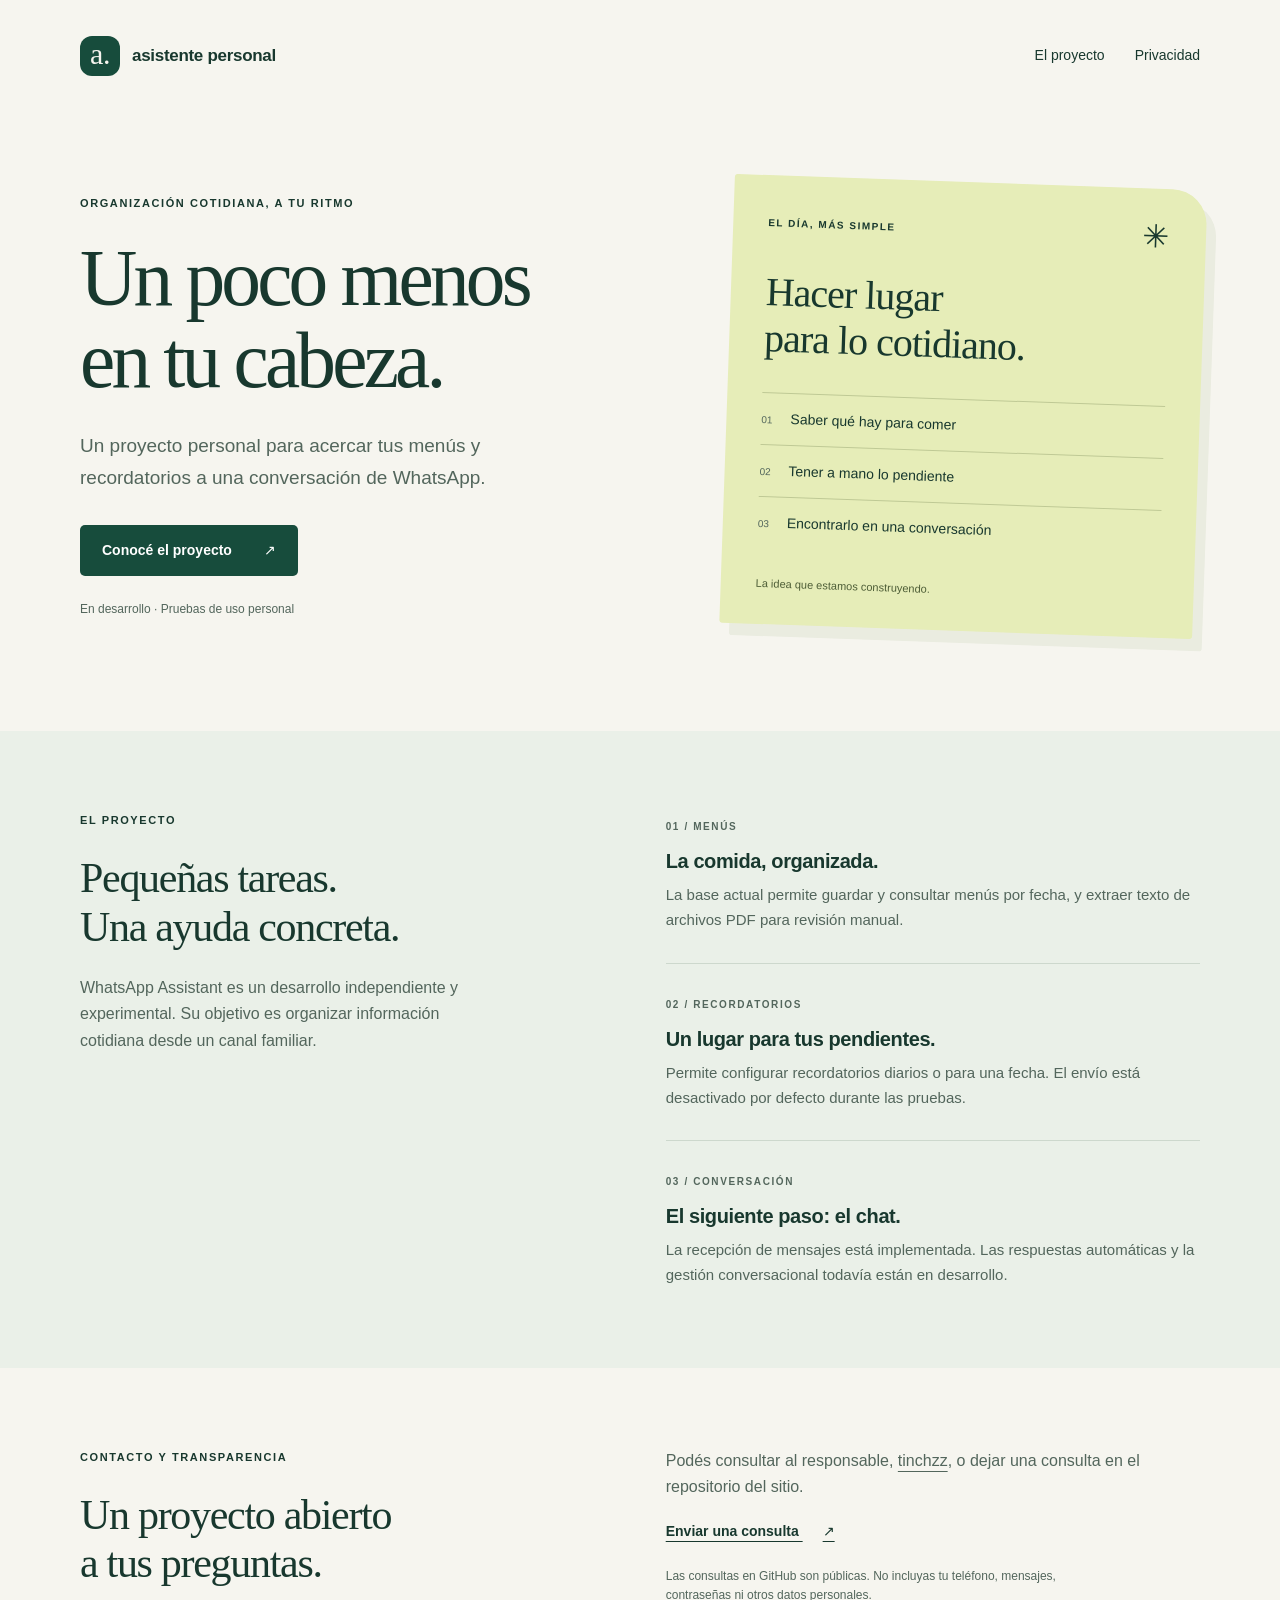
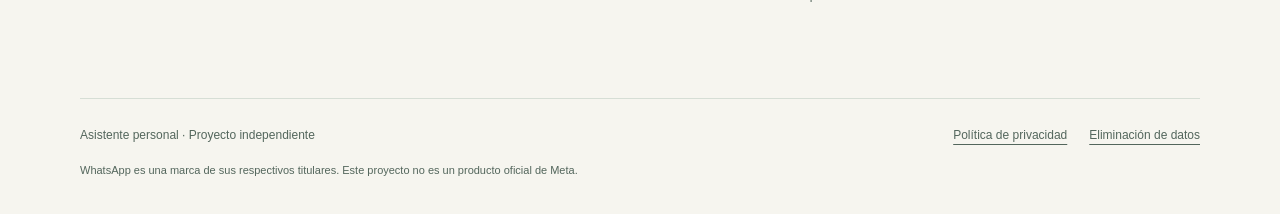
<file: index.html>
<!doctype html>
<html lang="es-AR">
<head>
  <meta charset="utf-8">
  <meta name="viewport" content="width=device-width, initial-scale=1">
  <meta name="description" content="Proyecto personal en desarrollo para organizar menús y recordatorios mediante WhatsApp. Conocé su alcance y cómo se tratan los datos.">
  <meta name="theme-color" content="#174c3c">
  <title>Asistente personal · WhatsApp Assistant</title>
  <link rel="stylesheet" href="styles.css">
</head>
<body>
  <a class="skip" href="#contenido">Saltar al contenido</a>
  <header class="shell header">
    <a class="brand" href="./" aria-label="Asistente personal, inicio"><span class="brand-mark" aria-hidden="true">a.</span><span>asistente personal</span></a>
    <nav aria-label="Navegación principal"><a href="#proyecto">El proyecto</a><a href="privacidad.html">Privacidad</a></nav>
  </header>
  <main id="contenido">
    <section class="shell hero" aria-labelledby="titulo">
      <div class="intro">
        <p class="eyebrow">Organización cotidiana, a tu ritmo</p>
        <h1 id="titulo">Un poco menos<br>en tu cabeza.</h1>
        <p class="lead">Un proyecto personal para acercar tus menús y recordatorios a una conversación de WhatsApp.</p>
        <a class="button" href="#proyecto">Conocé el proyecto <span aria-hidden="true">↗</span></a>
        <p class="status">En desarrollo · Pruebas de uso personal</p>
      </div>
      <aside class="notebook" aria-label="Objetivos del proyecto">
        <div class="notebook-top"><span>EL DÍA, MÁS SIMPLE</span><span aria-hidden="true">✳</span></div>
        <p class="note-title">Hacer lugar<br>para lo cotidiano.</p>
        <ul class="note-list"><li><span>01</span> Saber qué hay para comer</li><li><span>02</span> Tener a mano lo pendiente</li><li><span>03</span> Encontrarlo en una conversación</li></ul>
        <p class="note-foot">La idea que estamos construyendo.</p>
      </aside>
    </section>
    <section class="project" id="proyecto" aria-labelledby="proyecto-titulo">
      <div class="shell project-grid">
        <div><p class="eyebrow">El proyecto</p><h2 id="proyecto-titulo">Pequeñas tareas.<br>Una ayuda concreta.</h2><p>WhatsApp Assistant es un desarrollo independiente y experimental. Su objetivo es organizar información cotidiana desde un canal familiar.</p></div>
        <div class="capabilities">
          <article><span class="number">01 / MENÚS</span><h3>La comida, organizada.</h3><p>La base actual permite guardar y consultar menús por fecha, y extraer texto de archivos PDF para revisión manual.</p></article>
          <article><span class="number">02 / RECORDATORIOS</span><h3>Un lugar para tus pendientes.</h3><p>Permite configurar recordatorios diarios o para una fecha. El envío está desactivado por defecto durante las pruebas.</p></article>
          <article><span class="number">03 / CONVERSACIÓN</span><h3>El siguiente paso: el chat.</h3><p>La recepción de mensajes está implementada. Las respuestas automáticas y la gestión conversacional todavía están en desarrollo.</p></article>
        </div>
      </div>
    </section>
    <section class="shell contact" id="contacto" aria-labelledby="contacto-titulo">
      <div><p class="eyebrow">Contacto y transparencia</p><h2 id="contacto-titulo">Un proyecto abierto<br>a tus preguntas.</h2></div>
      <div><p>Podés consultar al responsable, <a href="https://github.com/tinchzz">tinchzz</a>, o dejar una consulta en el repositorio del sitio.</p><a class="text-link" href="https://github.com/tinchzz/whatsapp-assistant-site/issues/new">Enviar una consulta <span aria-hidden="true">↗</span></a><p class="small">Las consultas en GitHub son públicas. No incluyas tu teléfono, mensajes, contraseñas ni otros datos personales.</p></div>
    </section>
  </main>
  <footer class="shell footer"><span>Asistente personal · Proyecto independiente</span><div><a href="privacidad.html">Política de privacidad</a><a href="privacidad.html#eliminacion">Eliminación de datos</a></div><p>WhatsApp es una marca de sus respectivos titulares. Este proyecto no es un producto oficial de Meta.</p></footer>
</body>
</html>
</file>
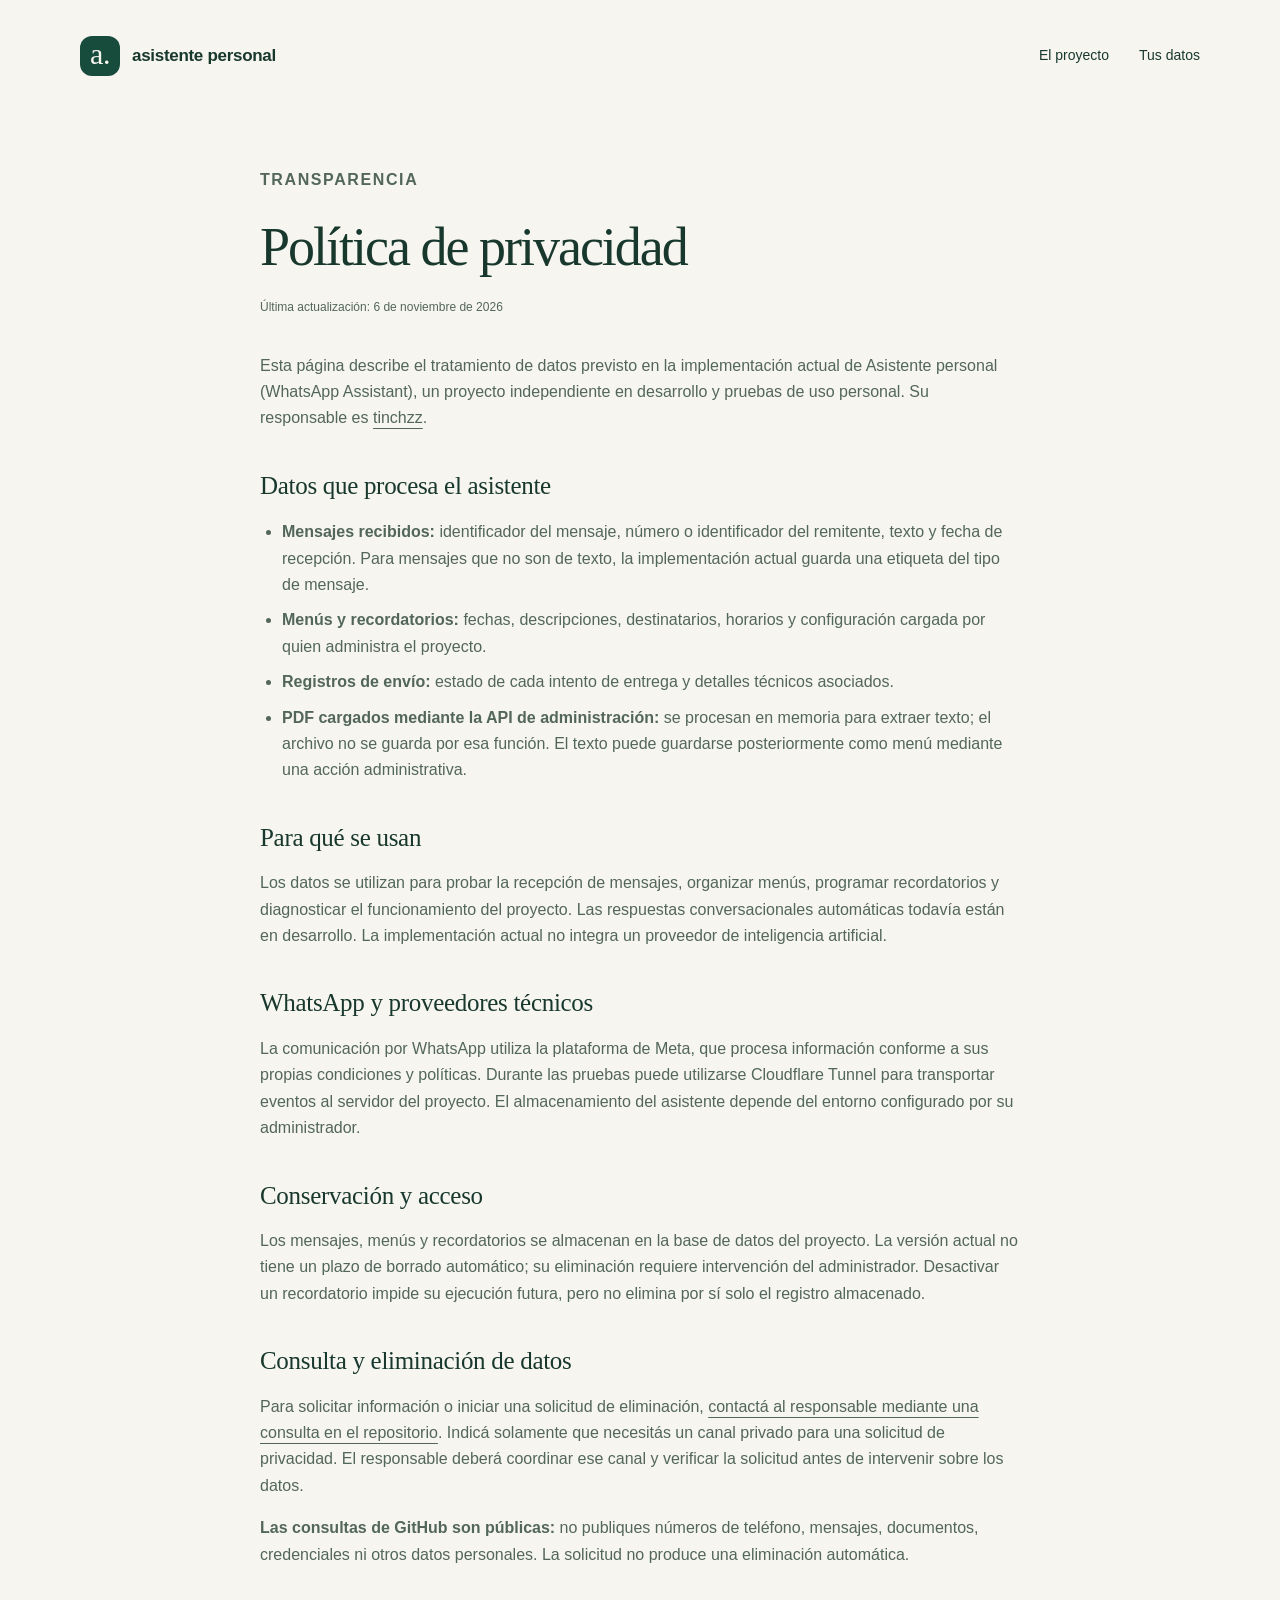
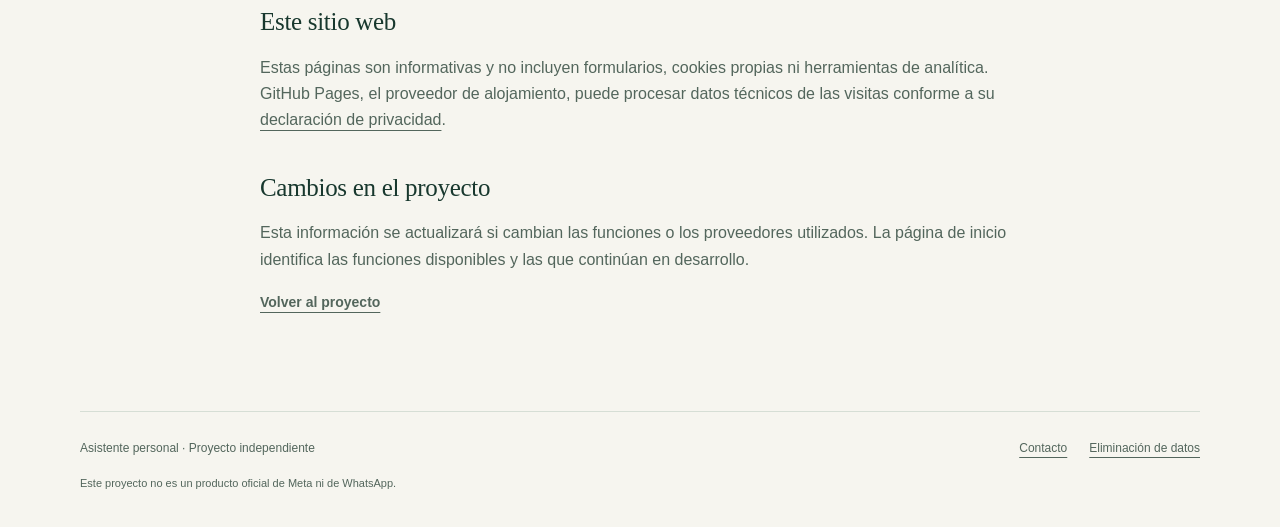
<file: privacidad.html>
<!doctype html>
<html lang="es-AR">
<head>
  <meta charset="utf-8"><meta name="viewport" content="width=device-width, initial-scale=1">
  <meta name="description" content="Información sobre el tratamiento de datos en el proyecto experimental Asistente personal de WhatsApp.">
  <meta name="theme-color" content="#174c3c"><title>Privacidad · Asistente personal</title><link rel="stylesheet" href="styles.css">
</head>
<body>
  <a class="skip" href="#contenido">Saltar al contenido</a>
  <header class="shell header"><a class="brand" href="./"><span class="brand-mark" aria-hidden="true">a.</span><span>asistente personal</span></a><nav aria-label="Navegación principal"><a href="./">El proyecto</a><a href="#eliminacion">Tus datos</a></nav></header>
  <main class="shell legal" id="contenido">
    <p class="eyebrow">Transparencia</p><h1>Política de privacidad</h1><p class="updated">Última actualización: 6 de noviembre de 2026</p>
    <p>Esta página describe el tratamiento de datos previsto en la implementación actual de Asistente personal (WhatsApp Assistant), un proyecto independiente en desarrollo y pruebas de uso personal. Su responsable es <a href="https://github.com/tinchzz">tinchzz</a>.</p>
    <h2>Datos que procesa el asistente</h2>
    <ul><li><strong>Mensajes recibidos:</strong> identificador del mensaje, número o identificador del remitente, texto y fecha de recepción. Para mensajes que no son de texto, la implementación actual guarda una etiqueta del tipo de mensaje.</li><li><strong>Menús y recordatorios:</strong> fechas, descripciones, destinatarios, horarios y configuración cargada por quien administra el proyecto.</li><li><strong>Registros de envío:</strong> estado de cada intento de entrega y detalles técnicos asociados.</li><li><strong>PDF cargados mediante la API de administración:</strong> se procesan en memoria para extraer texto; el archivo no se guarda por esa función. El texto puede guardarse posteriormente como menú mediante una acción administrativa.</li></ul>
    <h2>Para qué se usan</h2><p>Los datos se utilizan para probar la recepción de mensajes, organizar menús, programar recordatorios y diagnosticar el funcionamiento del proyecto. Las respuestas conversacionales automáticas todavía están en desarrollo. La implementación actual no integra un proveedor de inteligencia artificial.</p>
    <h2>WhatsApp y proveedores técnicos</h2><p>La comunicación por WhatsApp utiliza la plataforma de Meta, que procesa información conforme a sus propias condiciones y políticas. Durante las pruebas puede utilizarse Cloudflare Tunnel para transportar eventos al servidor del proyecto. El almacenamiento del asistente depende del entorno configurado por su administrador.</p>
    <h2>Conservación y acceso</h2><p>Los mensajes, menús y recordatorios se almacenan en la base de datos del proyecto. La versión actual no tiene un plazo de borrado automático; su eliminación requiere intervención del administrador. Desactivar un recordatorio impide su ejecución futura, pero no elimina por sí solo el registro almacenado.</p>
    <h2 id="eliminacion">Consulta y eliminación de datos</h2><p>Para solicitar información o iniciar una solicitud de eliminación, <a href="https://github.com/tinchzz/whatsapp-assistant-site/issues/new?title=Consulta%20de%20privacidad">contactá al responsable mediante una consulta en el repositorio</a>. Indicá solamente que necesitás un canal privado para una solicitud de privacidad. El responsable deberá coordinar ese canal y verificar la solicitud antes de intervenir sobre los datos.</p><p><strong>Las consultas de GitHub son públicas:</strong> no publiques números de teléfono, mensajes, documentos, credenciales ni otros datos personales. La solicitud no produce una eliminación automática.</p>
    <h2>Este sitio web</h2><p>Estas páginas son informativas y no incluyen formularios, cookies propias ni herramientas de analítica. GitHub Pages, el proveedor de alojamiento, puede procesar datos técnicos de las visitas conforme a su <a href="https://docs.github.com/es/site-policy/privacy-policies/github-general-privacy-statement">declaración de privacidad</a>.</p>
    <h2>Cambios en el proyecto</h2><p>Esta información se actualizará si cambian las funciones o los proveedores utilizados. La página de inicio identifica las funciones disponibles y las que continúan en desarrollo.</p>
    <p><a class="text-link" href="./">Volver al proyecto</a></p>
  </main>
  <footer class="shell footer"><span>Asistente personal · Proyecto independiente</span><div><a href="./#contacto">Contacto</a><a href="#eliminacion">Eliminación de datos</a></div><p>Este proyecto no es un producto oficial de Meta ni de WhatsApp.</p></footer>
</body>
</html>
</file>
<file: styles.css>
:root{color-scheme:light;--paper:#f6f5ef;--ink:#18382e;--muted:#53665c;--green:#174c3c;--line:#d6ded5;--accent:#e6edb8;font-family:Arial,Helvetica,sans-serif;font-synthesis:none}*{box-sizing:border-box}html{scroll-behavior:smooth;scroll-padding-top:32px}body{margin:0;background:var(--paper);color:var(--ink);font-size:17px;line-height:1.65}a{color:inherit;text-underline-offset:5px}a:hover{text-decoration-thickness:2px}a:focus-visible{outline:3px solid #a45220;outline-offset:6px}.shell{width:min(1120px,calc(100% - 80px));margin-inline:auto}.header{min-height:112px;display:flex;align-items:center;justify-content:space-between;gap:24px}.brand{display:flex;align-items:center;gap:12px;text-decoration:none;font-size:17px;font-weight:700;letter-spacing:-.3px}.brand-mark{width:40px;height:40px;display:grid;place-items:center;background:var(--green);color:var(--paper);border-radius:12px;font:30px Georgia,serif;padding-bottom:5px}.header nav{display:flex;gap:30px;font-size:14px}.header nav a{text-decoration:none}.hero{display:grid;grid-template-columns:1.2fr 1fr;align-items:center;gap:80px;padding-block:70px 100px}.eyebrow,.number{text-transform:uppercase;font-size:11px;letter-spacing:1.6px;font-weight:700}.eyebrow{margin:0 0 25px}.intro h1{font:clamp(52px,6.2vw,82px)/1.04 Georgia,'Times New Roman',serif;letter-spacing:-3.8px;margin:0 0 28px;font-weight:400}.lead{max-width:450px;color:var(--muted);font-size:19px;line-height:1.7;margin:0 0 30px}.button{display:inline-flex;gap:32px;align-items:center;background:var(--green);color:white;border-radius:5px;padding:14px 22px;text-decoration:none;font-size:14px;font-weight:700}.button:hover{background:#23604d}.status{font-size:12px;color:var(--muted);margin:24px 0 0}.notebook{padding:32px 35px;background:var(--accent);border-radius:3px 35px 3px 3px;box-shadow:10px 12px 0 #eaece0;transform:rotate(2deg)}.notebook-top{display:flex;align-items:center;justify-content:space-between;gap:12px;font-size:10px;letter-spacing:1.5px;font-weight:700}.notebook-top span:last-child{font-size:32px;line-height:1}.note-title{font:40px/1.16 Georgia,serif;letter-spacing:-1px;margin:30px 0}.note-list{list-style:none;padding:0;margin:0}.note-list li{padding:14px 0;border-top:1px solid #bfc995;font-size:14px}.note-list span{margin-right:14px;font-size:10px;color:var(--muted)}.note-foot{font-size:11px;margin:26px 0 0;color:#4d5d36}.project{background:#eaf0e8;padding-block:80px}.project-grid{display:grid;grid-template-columns:1fr 1.1fr;gap:100px}h2{font:42px/1.15 Georgia,serif;letter-spacing:-1.3px;font-weight:400;margin:0 0 24px}.project-grid>div>p:last-child{color:var(--muted);max-width:390px;font-size:16px}.capabilities article+article{margin-top:30px;padding-top:25px;border-top:1px solid #cdd8cd}.number{color:var(--muted);font-size:10px}h3{font-size:20px;letter-spacing:-.4px;line-height:1.3;margin:9px 0}article p{margin:0;color:var(--muted);font-size:15px}.contact{display:grid;grid-template-columns:1fr 1.1fr;gap:100px;padding-block:80px}.contact>div>p:first-child:not(.eyebrow){margin-top:0;color:var(--muted);font-size:16px}.text-link{font-weight:700;font-size:14px}.text-link span{margin-left:20px}.small{font-size:12px;color:var(--muted);max-width:420px;margin-top:22px}.footer{border-top:1px solid var(--line);padding-block:27px 35px;display:flex;flex-wrap:wrap;justify-content:space-between;gap:15px;font-size:12px;color:var(--muted)}.footer div{display:flex;gap:22px}.footer p{width:100%;font-size:11px;margin:0}.skip{position:absolute;top:-100px;left:20px;padding:12px;background:white;z-index:2}.skip:focus{top:10px}.legal{max-width:760px;padding-block:55px 80px}.legal h1{font:54px/1.1 Georgia,serif;letter-spacing:-2px;margin:0 0 20px}.legal h2{font:25px/1.3 Georgia,serif;letter-spacing:-.3px;margin:38px 0 12px}.legal p,.legal li{font-size:16px;color:var(--muted)}.legal .updated{font-size:12px;margin-bottom:35px}.legal li+li{margin-top:9px}.legal ul{padding-left:22px}@media(max-width:850px){.shell{width:calc(100% - 44px)}.hero{gap:40px;padding-block:45px 70px}.intro h1{font-size:58px;letter-spacing:-2.5px}.notebook{padding:25px}.note-title{font-size:33px}.project-grid,.contact{gap:45px}.header{min-height:92px}h2{font-size:36px}}@media(max-width:620px){.header{gap:16px}.brand{font-size:14px;gap:8px}.brand-mark{width:32px;height:32px;font-size:25px}.header nav{gap:16px;font-size:12px}.header nav a:first-child{display:none}.hero,.project-grid,.contact{grid-template-columns:1fr;gap:42px}.hero{padding-top:35px;padding-bottom:60px}.intro h1{font-size:61px}.lead{font-size:17px;max-width:350px}.notebook{margin:0 8px 0 2px;transform:rotate(1deg)}.note-title{font-size:38px}.project,.contact{padding-block:55px}.project-grid>div>p:last-child{max-width:none}.footer{display:block}.footer div{flex-wrap:wrap;gap:12px 22px;margin:15px 0}.legal{padding-top:35px}.legal h1{font-size:42px;letter-spacing:-1px}}@media(prefers-reduced-motion:reduce){html{scroll-behavior:auto}}
</file>
